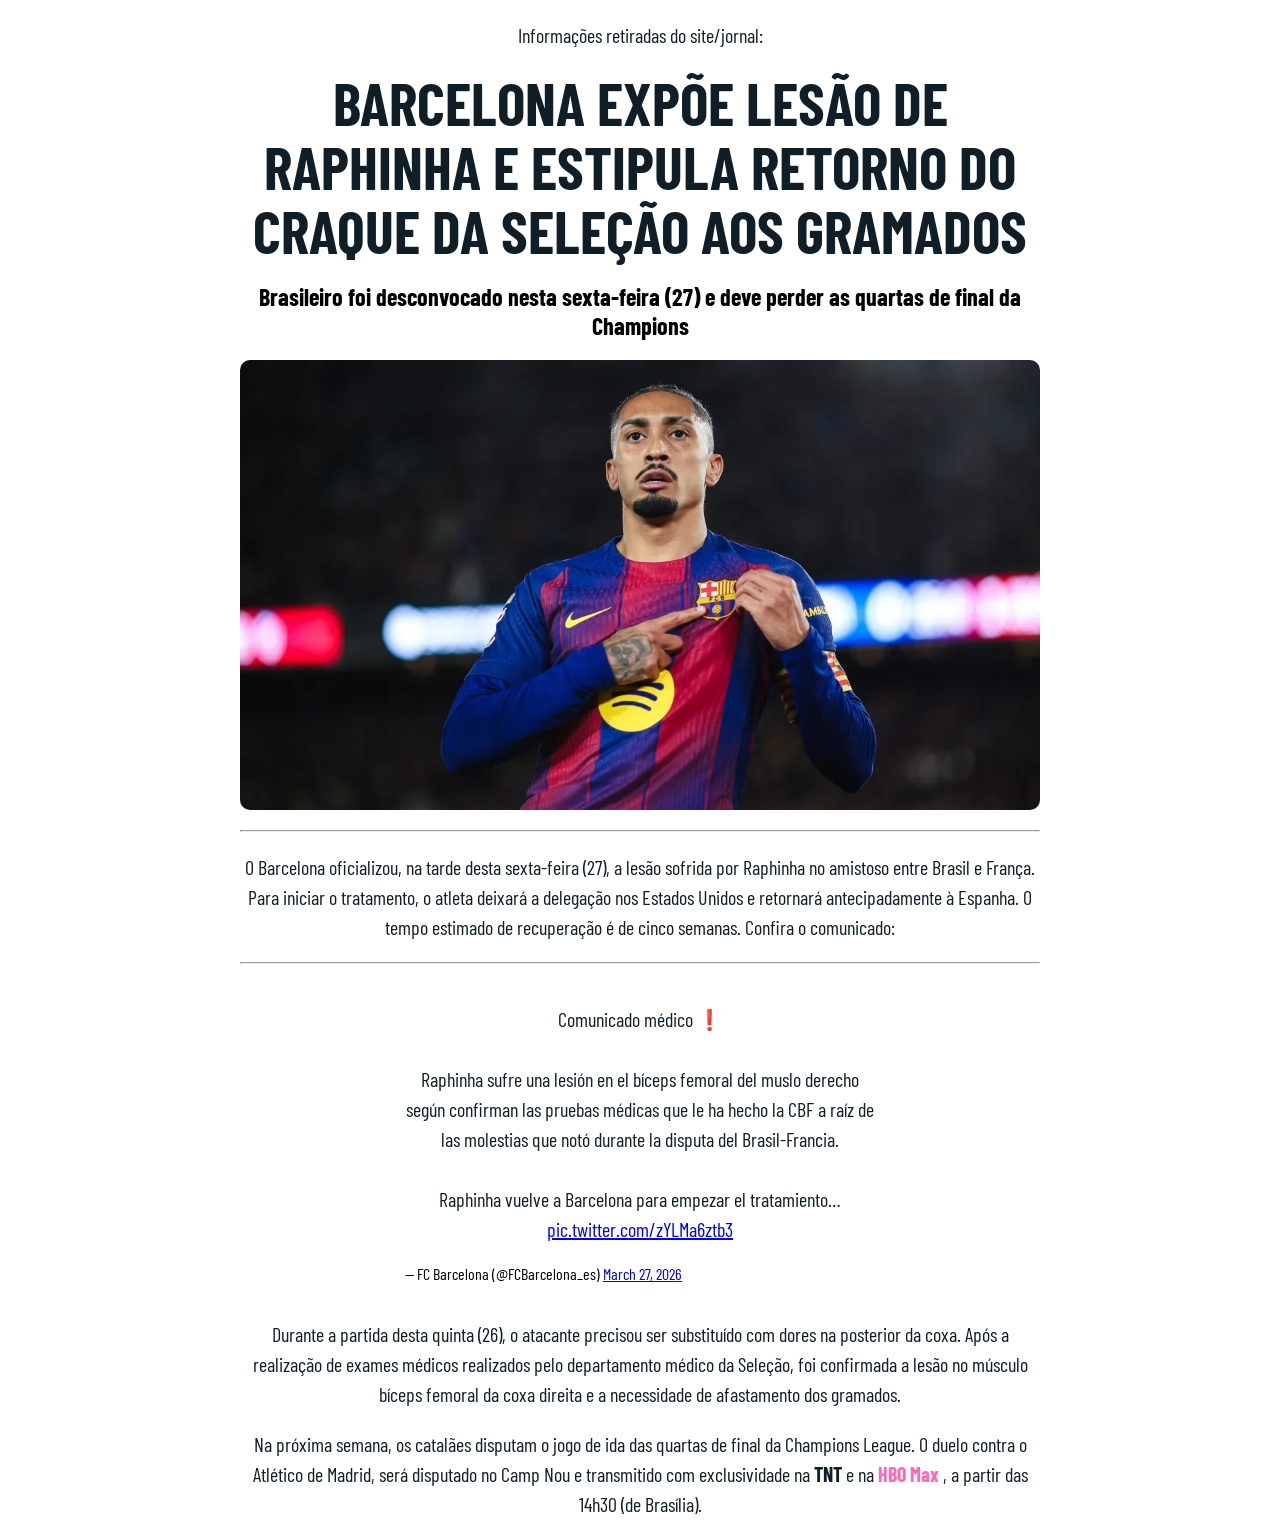
<file: index.html.html>
<!DOCTYPE html>
<html lang="pt-br">

<head>

    <head>
        <meta charset="UTF-8">
        <meta name="viewport" content="width=device-width, initial-scale=1.0">
        <link href="https://fonts.googleapis.com/css2?family=Barlow+Condensed:ital,wght@0,400;0,700;1,700&display=swap"
            rel="stylesheet">
        <link rel="stylesheet" href="Escola.css">
        <title>Noticias</title>
    </head>
</head>

<body>
<p>Informações retiradas do site/jornal:</p> <a href="https://tntsports.com.br/melhorfuteboldomundo/Barcelona-expoe-lesao-de-Raphinha-e-estipula-retorno-do-craque-da-Selecao-aos-gramados-20260327-0005.html"></a>
    <h1><b>Barcelona expõe lesão de Raphinha e estipula retorno do craque da Seleção aos gramados</b></h1>
    <h2>Brasileiro foi desconvocado nesta sexta-feira (27) e deve perder as quartas de final da Champions</h2>
    <img src="raphinhatnt.jpg" alt="raphinha">
    <hr>
    <p>O Barcelona oficializou, na tarde desta sexta-feira (27), a lesão sofrida por Raphinha no amistoso entre Brasil e
        França. Para iniciar o tratamento, o atleta deixará a delegação nos Estados Unidos e retornará antecipadamente à
        Espanha. O tempo estimado de recuperação é de cinco semanas. Confira o comunicado:</p>
    <hr>
    <div style="display: flex; justify-content: center; width: 100%; margin: 20px 0;">
        <div style="width: 100%; max-width: 550px;">

            <blockquote class="twitter-tweet">
                <p lang="es" dir="ltr">Comunicado médico ❗<br><br>Raphinha sufre una lesión en el bíceps femoral del
                    muslo derecho según confirman las pruebas médicas que le ha hecho la CBF a raíz de las molestias que
                    notó durante la disputa del Brasil-Francia.<br><br>Raphinha vuelve a Barcelona para empezar el
                    tratamiento… <a href="https://t.co/zYLMa6ztb3">pic.twitter.com/zYLMa6ztb3</a></p>
                &mdash; FC Barcelona (@FCBarcelona_es)
                <a href="https://twitter.com/FCBarcelona_es/status/2037610033735709084?ref_src=twsrc%5Etfw">March 27,
                    2026</a>
            </blockquote>
            <script async src="https://platform.twitter.com/widgets.js" charset="utf-8"></script>

        </div>
    </div>
    <p>Durante a partida desta quinta (26), o atacante precisou ser substituído com dores na posterior da coxa. Após a
        realização de exames médicos realizados pelo departamento médico da Seleção, foi confirmada a lesão no músculo
        bíceps femoral da coxa direita e a necessidade de afastamento dos gramados.</p>
    <p>Na próxima semana, os catalães disputam o jogo de ida das quartas de final da Champions League. O duelo contra o Atlético de Madrid, será disputado no Camp Nou e transmitido com exclusividade na <b>TNT</b> e na <span style="color: hotpink;"><b>HBO Max</b></span> , a partir das 14h30 (de Brasília).</p>


</body>

</html>
</file>
<file: Escola.css>
/* ==========================================
   1. CONFIGURAÇÕES GERAIS E TIPOGRAFIA
   (Afeta o comportamento global da página)
   ========================================== */
* {
    font-family: 'Barlow Condensed', sans-serif;
    box-sizing: border-box;
}

/* Centralização de elementos de bloco padrão */
h1, h2, p, img, hr {
    display: block;
    margin: 20px auto;
    max-width: 800px;
    text-align: center;
}

/* Estilo dos textos (Baseado na TNT) */
h1 { 
    font-weight: 700; 
    text-transform: uppercase; 
    font-style: normal; 
    font-size: 60px; 
    line-height: 64px;
    color: #101e28;
}

p { 
    font-size: 20px; 
    line-height: 30px; 
    color: #101e28; 
}

/* Imagens gerais do site */
img { 
    width: 100%; 
    height: auto; 
    border-radius: 10px; 
}

/* ==========================================
   2. COMPONENTES DE INTERAÇÃO (BOTÕES)
   ========================================== */
button {
    --primary-color: #000;
    --secondary-color: #fff;
    --hover-color: #ff28ff;
    --arrow-width: 10px;
    --arrow-stroke: 2px;
    box-sizing: border-box;
    border: 0;
    border-radius: 20px;
    color: var(--secondary-color);
    padding: 1em 1.8em;
    background: var(--primary-color);
    display: flex;
    align-items: center;
    gap: 0.6em;
    font-weight: bold;
    transition: 0.2s background;
    cursor: pointer;
}

button:hover {
    background-color: var(--hover-color);
}

/* Detalhes da seta dentro do botão */
button .arrow-wrapper {
    display: flex;
    justify-content: center;
    align-items: center;
}

button .arrow {
    margin-top: 1px;
    width: var(--arrow-width);
    background: var(--primary-color);
    height: var(--arrow-stroke);
    position: relative;
    transition: 0.2s;
}

button .arrow::before {
    content: "";
    position: absolute;
    border: solid var(--secondary-color);
    border-width: 0 var(--arrow-stroke) var(--arrow-stroke) 0;
    display: inline-block;
    top: -3px;
    right: 3px;
    padding: 3px;
    transform: rotate(-45deg);
    transition: 0.2s;
}

button:hover .arrow { background: var(--secondary-color); }
button:hover .arrow:before { right: 0; }

/* ==========================================
   3. SEÇÃO DE ANÚNCIOS (O que você quer diminuir)
   ========================================== */
.meu-anuncio {
    max-width: 250px; /* Controle o tamanho total do anúncio aqui */
    width: 100%;
    margin: 20px auto;
    padding: 10px;
    border: 1px solid #ddd;
    background-color: #f9f9f9;
    text-align: center;
}

/* Imagem específica do anúncio */
.meu-anuncio img {
    width: 100% !important; /* Força a imagem a respeitar o max-width de 250px acima */
    height: auto;
    border-radius: 5px;
}

.meu-anuncio p {
    font-size: 14px;
    line-height: 16px;
    margin-bottom: 5px;
}

/* ==========================================
   4. LAYOUT DE NOTÍCIAS E VÍDEOS
   ========================================== */
.container-anuncios {
    display: flex;
    justify-content: center;
    padding: 20px;
}

.card-noticia {
    display: flex;
    align-items: center;
    text-decoration: none;
    max-width: 600px;
    gap: 15px;
}

.foto-container {
    position: relative; /* Necessário para o ícone de Play ficar por cima */
}

.foto-container img {
    width: 120px;
    height: 120px;
    border-radius: 12px;
    object-fit: cover;
}

/* Ícone de Play rosa sobre a foto */
.play-icon {
    position: absolute;
    bottom: 8px;
    left: 8px;
    z-index: 10;
    background-color: #ff00ff;
    color: white;
    width: 30px;
    height: 30px;
    border-radius: 50%;
    display: flex;
    align-items: center;
    justify-content: center;
    font-size: 14px;
    box-shadow: 0 2px 4px rgba(0,0,0,0.3);
}

/* ==========================================
   5. ANIMAÇÃO DA TOCHA (Minecraft Style)
   ========================================== */
/* From Uiverse.io by KSAplay */ 
.container input {
  position: absolute;
  opacity: 0;
  cursor: pointer;
  height: 0;
  width: 0;
}

.container {
  display: flex;
  flex-direction: column;
  align-items: center;
  position: relative;
  cursor: pointer;
  user-select: none;
}

.simple-text {
  position: absolute;
  bottom: -40px;
  width: 120px;
  text-align: center;
  color: white;
  font-size: 16pt;
  font-weight: 800;
  font-family: monospace;
}

.torch {
  display: flex;
  justify-content: center;
  height: 150px;
}

.head,
.stick {
  position: absolute;
  width: 30px;
  transform-style: preserve-3d;
  transform: rotateX(-30deg) rotateY(45deg);
}

.stick {
  position: relative;
  height: 120px;
}

.face {
  position: absolute;
  transform-style: preserve-3d;
  width: 30px;
  height: 30px;
  display: grid;
  grid-template-columns: 50% 50%;
  grid-template-rows: 50% 50%;
  background-color: #000000;
}

.top {
  transform: rotateX(90deg) translateZ(15px);
}

.left {
  transform: rotateY(-90deg) translateZ(15px);
}

.right {
  transform: rotateY(0deg) translateZ(15px);
}

.top div,
.left div,
.right div {
  width: 102%;
  height: 102%;
}

.top div:nth-child(1),
.left div:nth-child(3),
.right div:nth-child(3) {
  background-color: #ffff9760;
}

.top div:nth-child(2),
.left div:nth-child(1),
.right div:nth-child(1) {
  background-color: #ffd80060;
}

.top div:nth-child(3),
.left div:nth-child(4),
.right div:nth-child(4) {
  background-color: #ffffff60;
}

.top div:nth-child(4),
.left div:nth-child(2),
.right div:nth-child(2) {
  background-color: #ff8f0060;
}

.side {
  position: absolute;
  width: 30px;
  height: 120px;
  display: grid;
  grid-template-columns: 50% 50%;
  grid-template-rows: repeat(8, 12.5%);
  cursor: pointer;
  translate: 0 12px;
}

.side-left {
  transform: rotateY(-90deg) translateZ(15px) translateY(8px);
}

.side-right {
  transform: rotateY(0deg) translateZ(15px) translateY(8px);
}

.side-left div,
.side-right div {
  width: 103%;
  height: 103%;
}

.side div:nth-child(1) {
  background-color: #443622;
}

.side div:nth-child(2),
.side div:nth-child(2) {
  background-color: #2e2517;
}

.side div:nth-child(3),
.side div:nth-child(5) {
  background-color: #4b3b23;
}

.side div:nth-child(4),
.side div:nth-child(10) {
  background-color: #251e12;
}

.side div:nth-child(6) {
  background-color: #292115;
}

.side div:nth-child(7) {
  background-color: #4b3c26;
}

.side div:nth-child(8) {
  background-color: #292115;
}

.side div:nth-child(9) {
  background-color: #4b3a21;
}

.side div:nth-child(11),
.side div:nth-child(15) {
  background-color: #3d311d;
}

.side div:nth-child(12) {
  background-color: #2c2315;
}

.side div:nth-child(13) {
  background-color: #493a22;
}

.side div:nth-child(14) {
  background-color: #2b2114;
}

.side div:nth-child(16) {
  background-color: #271e10;
}

.container input:checked ~ .torch .face {
  filter: drop-shadow(0px 0px 2px rgb(255, 255, 255))
    drop-shadow(0px 0px 10px rgba(255, 237, 156, 0.7))
    drop-shadow(0px 0px 25px rgba(255, 227, 101, 0.4));
}

.container input:checked ~ .torch .top div:nth-child(1),
.container input:checked ~ .torch .left div:nth-child(3),
.container input:checked ~ .torch .right div:nth-child(3) {
  background-color: #ffff97;
}

.container input:checked ~ .torch .top div:nth-child(2),
.container input:checked ~ .torch .left div:nth-child(1),
.container input:checked ~ .torch .right div:nth-child(1) {
  background-color: #ffd800;
}

.container input:checked ~ .torch .top div:nth-child(3),
.container input:checked ~ .torch .left div:nth-child(4),
.container input:checked ~ .torch .right div:nth-child(4) {
  background-color: #ffffff;
}

.container input:checked ~ .torch .top div:nth-child(4),
.container input:checked ~ .torch .left div:nth-child(2),
.container input:checked ~ .torch .right div:nth-child(2) {
  background-color: #ff8f00;
}

.container input:checked ~ .torch .side div:nth-child(1) {
  background-color: #7c623e;
}

.container input:checked ~ .torch .side div:nth-child(2),
.container input:checked ~ .torch .side div:nth-child(2) {
  background-color: #4c3d26;
}

.container input:checked ~ .torch .side div:nth-child(3),
.container input:checked ~ .torch .side div:nth-child(5) {
  background-color: #937344;
}

.container input:checked ~ .torch .side div:nth-child(4),
.container input:checked ~ .torch .side div:nth-child(10) {
  background-color: #3c2f1c;
}

.container input:checked ~ .torch .side div:nth-child(6) {
  background-color: #423522;
}

.container input:checked ~ .torch .side div:nth-child(7) {
  background-color: #9f7f50;
}

.container input:checked ~ .torch .side div:nth-child(8) {
  background-color: #403320;
}

.container input:checked ~ .torch .side div:nth-child(9) {
  background-color: #977748;
}

.container input:checked ~ .torch .side div:nth-child(11),
.container input:checked ~ .torch .side div:nth-child(15) {
  background-color: #675231;
}

.container input:checked ~ .torch .side div:nth-child(12) {
  background-color: #3d301d;
}

.container input:checked ~ .torch .side div:nth-child(13) {
  background-color: #987849;
}

.container input:checked ~ .torch .side div:nth-child(14) {
  background-color: #3b2e1b;
}

.container input:checked ~ .torch .side div:nth-child(16) {
  background-color: #372a17;
}



/* ... (O restante do código da tocha permanece igual, mas agrupado aqui) ... */
</file>
